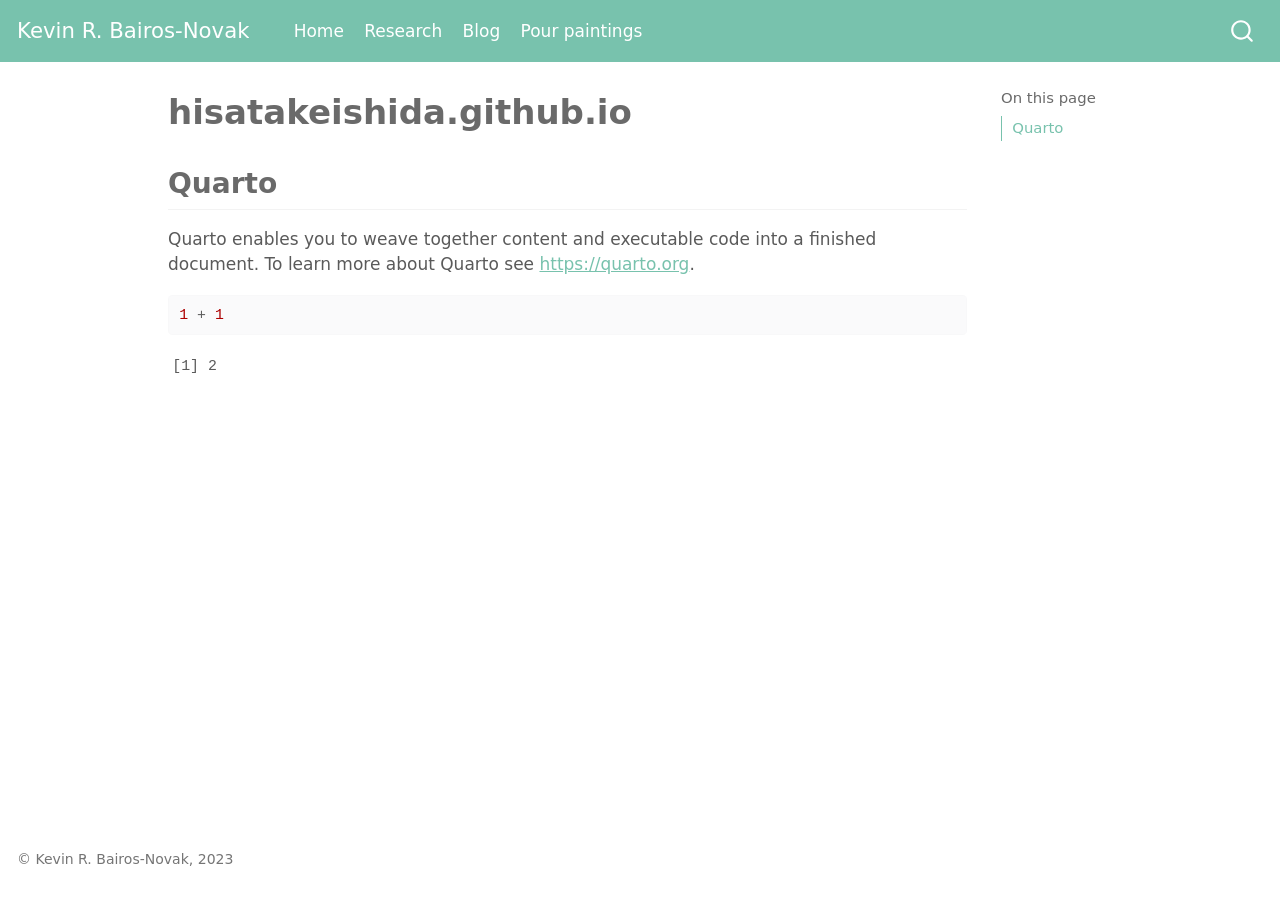
<file: hisatakeishida.github.io/docs/index.html>
<html xmlns="http://www.w3.org/1999/xhtml">    
  <head>      
    <title>Redirect to hisatakeishida.github.io.html</title>      
    <meta http-equiv="refresh" content="0;URL='hisatakeishida.github.io.html'" />    
  </head>    
  <body> 
  </body>  
</html>
</file>
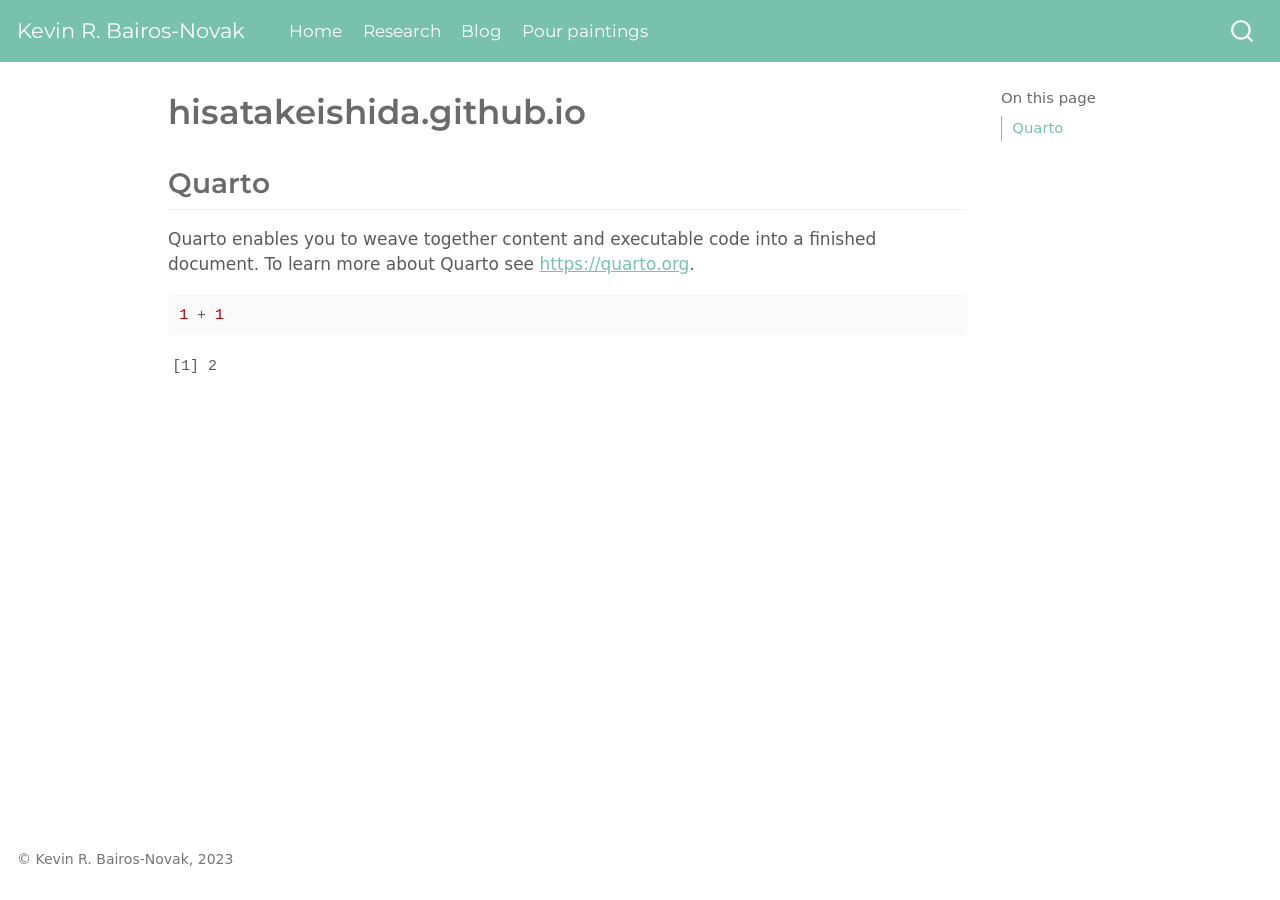
<file: hisatakeishida.github.io/docs/hisatakeishida.github.io.html>
<!DOCTYPE html>
<html xmlns="http://www.w3.org/1999/xhtml" lang="en" xml:lang="en"><head>

<meta charset="utf-8">
<meta name="generator" content="quarto-1.3.450">

<meta name="viewport" content="width=device-width, initial-scale=1.0, user-scalable=yes">


<title>Kevin R. Bairos-Novak - hisatakeishida.github.io</title>
<style>
code{white-space: pre-wrap;}
span.smallcaps{font-variant: small-caps;}
div.columns{display: flex; gap: min(4vw, 1.5em);}
div.column{flex: auto; overflow-x: auto;}
div.hanging-indent{margin-left: 1.5em; text-indent: -1.5em;}
ul.task-list{list-style: none;}
ul.task-list li input[type="checkbox"] {
  width: 0.8em;
  margin: 0 0.8em 0.2em -1em; /* quarto-specific, see https://github.com/quarto-dev/quarto-cli/issues/4556 */ 
  vertical-align: middle;
}
/* CSS for syntax highlighting */
pre > code.sourceCode { white-space: pre; position: relative; }
pre > code.sourceCode > span { display: inline-block; line-height: 1.25; }
pre > code.sourceCode > span:empty { height: 1.2em; }
.sourceCode { overflow: visible; }
code.sourceCode > span { color: inherit; text-decoration: inherit; }
div.sourceCode { margin: 1em 0; }
pre.sourceCode { margin: 0; }
@media screen {
div.sourceCode { overflow: auto; }
}
@media print {
pre > code.sourceCode { white-space: pre-wrap; }
pre > code.sourceCode > span { text-indent: -5em; padding-left: 5em; }
}
pre.numberSource code
  { counter-reset: source-line 0; }
pre.numberSource code > span
  { position: relative; left: -4em; counter-increment: source-line; }
pre.numberSource code > span > a:first-child::before
  { content: counter(source-line);
    position: relative; left: -1em; text-align: right; vertical-align: baseline;
    border: none; display: inline-block;
    -webkit-touch-callout: none; -webkit-user-select: none;
    -khtml-user-select: none; -moz-user-select: none;
    -ms-user-select: none; user-select: none;
    padding: 0 4px; width: 4em;
  }
pre.numberSource { margin-left: 3em;  padding-left: 4px; }
div.sourceCode
  {   }
@media screen {
pre > code.sourceCode > span > a:first-child::before { text-decoration: underline; }
}
</style>


<script src="site_libs/quarto-nav/quarto-nav.js"></script>
<script src="site_libs/quarto-nav/headroom.min.js"></script>
<script src="site_libs/clipboard/clipboard.min.js"></script>
<script src="site_libs/quarto-search/autocomplete.umd.js"></script>
<script src="site_libs/quarto-search/fuse.min.js"></script>
<script src="site_libs/quarto-search/quarto-search.js"></script>
<meta name="quarto:offset" content="./">
<script src="site_libs/quarto-html/quarto.js"></script>
<script src="site_libs/quarto-html/popper.min.js"></script>
<script src="site_libs/quarto-html/tippy.umd.min.js"></script>
<script src="site_libs/quarto-html/anchor.min.js"></script>
<link href="site_libs/quarto-html/tippy.css" rel="stylesheet">
<link href="site_libs/quarto-html/quarto-syntax-highlighting.css" rel="stylesheet" id="quarto-text-highlighting-styles">
<script src="site_libs/bootstrap/bootstrap.min.js"></script>
<link href="site_libs/bootstrap/bootstrap-icons.css" rel="stylesheet">
<link href="site_libs/bootstrap/bootstrap.min.css" rel="stylesheet" id="quarto-bootstrap" data-mode="light">
<script id="quarto-search-options" type="application/json">{
  "location": "navbar",
  "copy-button": false,
  "collapse-after": 3,
  "panel-placement": "end",
  "type": "overlay",
  "limit": 20,
  "language": {
    "search-no-results-text": "No results",
    "search-matching-documents-text": "matching documents",
    "search-copy-link-title": "Copy link to search",
    "search-hide-matches-text": "Hide additional matches",
    "search-more-match-text": "more match in this document",
    "search-more-matches-text": "more matches in this document",
    "search-clear-button-title": "Clear",
    "search-detached-cancel-button-title": "Cancel",
    "search-submit-button-title": "Submit",
    "search-label": "Search"
  }
}</script>


</head>

<body class="nav-fixed">

<div id="quarto-search-results"></div>
  <header id="quarto-header" class="headroom fixed-top">
    <nav class="navbar navbar-expand-lg navbar-dark ">
      <div class="navbar-container container-fluid">
      <div class="navbar-brand-container">
    <a class="navbar-brand" href="./index.html">
    <span class="navbar-title">Kevin R. Bairos-Novak</span>
    </a>
  </div>
            <div id="quarto-search" class="" title="Search"></div>
          <button class="navbar-toggler" type="button" data-bs-toggle="collapse" data-bs-target="#navbarCollapse" aria-controls="navbarCollapse" aria-expanded="false" aria-label="Toggle navigation" onclick="if (window.quartoToggleHeadroom) { window.quartoToggleHeadroom(); }">
  <span class="navbar-toggler-icon"></span>
</button>
          <div class="collapse navbar-collapse" id="navbarCollapse">
            <ul class="navbar-nav navbar-nav-scroll me-auto">
  <li class="nav-item">
    <a class="nav-link" href="./index.qmd" rel="" target="">
 <span class="menu-text">Home</span></a>
  </li>  
  <li class="nav-item">
    <a class="nav-link" href="./research.qmd" rel="" target="">
 <span class="menu-text">Research</span></a>
  </li>  
  <li class="nav-item">
    <a class="nav-link" href="./posts.qmd" rel="" target="">
 <span class="menu-text">Blog</span></a>
  </li>  
  <li class="nav-item">
    <a class="nav-link" href="./art.qmd" rel="" target="">
 <span class="menu-text">Pour paintings</span></a>
  </li>  
</ul>
            <ul class="navbar-nav navbar-nav-scroll ms-auto">
  <li class="nav-item">
    <a class="nav-link" href="https://www.researchgate.net/profile/Kevin-Bairos-Novak/" rel="" target="">
 <span class="menu-text"></span></a>
  </li>  
  <li class="nav-item compact">
    <a class="nav-link" href="https://github.com/ecolology/kevin-r-bairos-novak" rel="" target=""><i class="bi bi-{{< iconify fa6-brands github >}}" role="img">
</i> 
 <span class="menu-text"></span></a>
  </li>  
</ul>
            <div class="quarto-navbar-tools">
</div>
          </div> <!-- /navcollapse -->
      </div> <!-- /container-fluid -->
    </nav>
</header>
<!-- content -->
<div id="quarto-content" class="quarto-container page-columns page-rows-contents page-layout-article page-navbar">
<!-- sidebar -->
<!-- margin-sidebar -->
    <div id="quarto-margin-sidebar" class="sidebar margin-sidebar">
        <nav id="TOC" role="doc-toc" class="toc-active">
    <h2 id="toc-title">On this page</h2>
   
  <ul>
  <li><a href="#quarto" id="toc-quarto" class="nav-link active" data-scroll-target="#quarto">Quarto</a></li>
  </ul>
</nav>
    </div>
<!-- main -->
<main class="content" id="quarto-document-content">

<header id="title-block-header" class="quarto-title-block default">
<div class="quarto-title">
<h1 class="title">hisatakeishida.github.io</h1>
</div>



<div class="quarto-title-meta">

    
  
    
  </div>
  

</header>

<section id="quarto" class="level2">
<h2 class="anchored" data-anchor-id="quarto">Quarto</h2>
<p>Quarto enables you to weave together content and executable code into a finished document. To learn more about Quarto see <a href="https://quarto.org" class="uri">https://quarto.org</a>.</p>
<div class="cell">
<div class="sourceCode cell-code" id="cb1"><pre class="sourceCode r code-with-copy"><code class="sourceCode r"><span id="cb1-1"><a href="#cb1-1" aria-hidden="true" tabindex="-1"></a><span class="dv">1</span> <span class="sc">+</span> <span class="dv">1</span></span></code><button title="Copy to Clipboard" class="code-copy-button"><i class="bi"></i></button></pre></div>
<div class="cell-output cell-output-stdout">
<pre><code>[1] 2</code></pre>
</div>
</div>


</section>

</main> <!-- /main -->
<script id="quarto-html-after-body" type="application/javascript">
window.document.addEventListener("DOMContentLoaded", function (event) {
  const toggleBodyColorMode = (bsSheetEl) => {
    const mode = bsSheetEl.getAttribute("data-mode");
    const bodyEl = window.document.querySelector("body");
    if (mode === "dark") {
      bodyEl.classList.add("quarto-dark");
      bodyEl.classList.remove("quarto-light");
    } else {
      bodyEl.classList.add("quarto-light");
      bodyEl.classList.remove("quarto-dark");
    }
  }
  const toggleBodyColorPrimary = () => {
    const bsSheetEl = window.document.querySelector("link#quarto-bootstrap");
    if (bsSheetEl) {
      toggleBodyColorMode(bsSheetEl);
    }
  }
  toggleBodyColorPrimary();  
  const icon = "";
  const anchorJS = new window.AnchorJS();
  anchorJS.options = {
    placement: 'right',
    icon: icon
  };
  anchorJS.add('.anchored');
  const isCodeAnnotation = (el) => {
    for (const clz of el.classList) {
      if (clz.startsWith('code-annotation-')) {                     
        return true;
      }
    }
    return false;
  }
  const clipboard = new window.ClipboardJS('.code-copy-button', {
    text: function(trigger) {
      const codeEl = trigger.previousElementSibling.cloneNode(true);
      for (const childEl of codeEl.children) {
        if (isCodeAnnotation(childEl)) {
          childEl.remove();
        }
      }
      return codeEl.innerText;
    }
  });
  clipboard.on('success', function(e) {
    // button target
    const button = e.trigger;
    // don't keep focus
    button.blur();
    // flash "checked"
    button.classList.add('code-copy-button-checked');
    var currentTitle = button.getAttribute("title");
    button.setAttribute("title", "Copied!");
    let tooltip;
    if (window.bootstrap) {
      button.setAttribute("data-bs-toggle", "tooltip");
      button.setAttribute("data-bs-placement", "left");
      button.setAttribute("data-bs-title", "Copied!");
      tooltip = new bootstrap.Tooltip(button, 
        { trigger: "manual", 
          customClass: "code-copy-button-tooltip",
          offset: [0, -8]});
      tooltip.show();    
    }
    setTimeout(function() {
      if (tooltip) {
        tooltip.hide();
        button.removeAttribute("data-bs-title");
        button.removeAttribute("data-bs-toggle");
        button.removeAttribute("data-bs-placement");
      }
      button.setAttribute("title", currentTitle);
      button.classList.remove('code-copy-button-checked');
    }, 1000);
    // clear code selection
    e.clearSelection();
  });
  function tippyHover(el, contentFn) {
    const config = {
      allowHTML: true,
      content: contentFn,
      maxWidth: 500,
      delay: 100,
      arrow: false,
      appendTo: function(el) {
          return el.parentElement;
      },
      interactive: true,
      interactiveBorder: 10,
      theme: 'quarto',
      placement: 'bottom-start'
    };
    window.tippy(el, config); 
  }
  const noterefs = window.document.querySelectorAll('a[role="doc-noteref"]');
  for (var i=0; i<noterefs.length; i++) {
    const ref = noterefs[i];
    tippyHover(ref, function() {
      // use id or data attribute instead here
      let href = ref.getAttribute('data-footnote-href') || ref.getAttribute('href');
      try { href = new URL(href).hash; } catch {}
      const id = href.replace(/^#\/?/, "");
      const note = window.document.getElementById(id);
      return note.innerHTML;
    });
  }
      let selectedAnnoteEl;
      const selectorForAnnotation = ( cell, annotation) => {
        let cellAttr = 'data-code-cell="' + cell + '"';
        let lineAttr = 'data-code-annotation="' +  annotation + '"';
        const selector = 'span[' + cellAttr + '][' + lineAttr + ']';
        return selector;
      }
      const selectCodeLines = (annoteEl) => {
        const doc = window.document;
        const targetCell = annoteEl.getAttribute("data-target-cell");
        const targetAnnotation = annoteEl.getAttribute("data-target-annotation");
        const annoteSpan = window.document.querySelector(selectorForAnnotation(targetCell, targetAnnotation));
        const lines = annoteSpan.getAttribute("data-code-lines").split(",");
        const lineIds = lines.map((line) => {
          return targetCell + "-" + line;
        })
        let top = null;
        let height = null;
        let parent = null;
        if (lineIds.length > 0) {
            //compute the position of the single el (top and bottom and make a div)
            const el = window.document.getElementById(lineIds[0]);
            top = el.offsetTop;
            height = el.offsetHeight;
            parent = el.parentElement.parentElement;
          if (lineIds.length > 1) {
            const lastEl = window.document.getElementById(lineIds[lineIds.length - 1]);
            const bottom = lastEl.offsetTop + lastEl.offsetHeight;
            height = bottom - top;
          }
          if (top !== null && height !== null && parent !== null) {
            // cook up a div (if necessary) and position it 
            let div = window.document.getElementById("code-annotation-line-highlight");
            if (div === null) {
              div = window.document.createElement("div");
              div.setAttribute("id", "code-annotation-line-highlight");
              div.style.position = 'absolute';
              parent.appendChild(div);
            }
            div.style.top = top - 2 + "px";
            div.style.height = height + 4 + "px";
            let gutterDiv = window.document.getElementById("code-annotation-line-highlight-gutter");
            if (gutterDiv === null) {
              gutterDiv = window.document.createElement("div");
              gutterDiv.setAttribute("id", "code-annotation-line-highlight-gutter");
              gutterDiv.style.position = 'absolute';
              const codeCell = window.document.getElementById(targetCell);
              const gutter = codeCell.querySelector('.code-annotation-gutter');
              gutter.appendChild(gutterDiv);
            }
            gutterDiv.style.top = top - 2 + "px";
            gutterDiv.style.height = height + 4 + "px";
          }
          selectedAnnoteEl = annoteEl;
        }
      };
      const unselectCodeLines = () => {
        const elementsIds = ["code-annotation-line-highlight", "code-annotation-line-highlight-gutter"];
        elementsIds.forEach((elId) => {
          const div = window.document.getElementById(elId);
          if (div) {
            div.remove();
          }
        });
        selectedAnnoteEl = undefined;
      };
      // Attach click handler to the DT
      const annoteDls = window.document.querySelectorAll('dt[data-target-cell]');
      for (const annoteDlNode of annoteDls) {
        annoteDlNode.addEventListener('click', (event) => {
          const clickedEl = event.target;
          if (clickedEl !== selectedAnnoteEl) {
            unselectCodeLines();
            const activeEl = window.document.querySelector('dt[data-target-cell].code-annotation-active');
            if (activeEl) {
              activeEl.classList.remove('code-annotation-active');
            }
            selectCodeLines(clickedEl);
            clickedEl.classList.add('code-annotation-active');
          } else {
            // Unselect the line
            unselectCodeLines();
            clickedEl.classList.remove('code-annotation-active');
          }
        });
      }
  const findCites = (el) => {
    const parentEl = el.parentElement;
    if (parentEl) {
      const cites = parentEl.dataset.cites;
      if (cites) {
        return {
          el,
          cites: cites.split(' ')
        };
      } else {
        return findCites(el.parentElement)
      }
    } else {
      return undefined;
    }
  };
  var bibliorefs = window.document.querySelectorAll('a[role="doc-biblioref"]');
  for (var i=0; i<bibliorefs.length; i++) {
    const ref = bibliorefs[i];
    const citeInfo = findCites(ref);
    if (citeInfo) {
      tippyHover(citeInfo.el, function() {
        var popup = window.document.createElement('div');
        citeInfo.cites.forEach(function(cite) {
          var citeDiv = window.document.createElement('div');
          citeDiv.classList.add('hanging-indent');
          citeDiv.classList.add('csl-entry');
          var biblioDiv = window.document.getElementById('ref-' + cite);
          if (biblioDiv) {
            citeDiv.innerHTML = biblioDiv.innerHTML;
          }
          popup.appendChild(citeDiv);
        });
        return popup.innerHTML;
      });
    }
  }
});
</script>
</div> <!-- /content -->
<footer class="footer">
  <div class="nav-footer">
    <div class="nav-footer-left">© Kevin R. Bairos-Novak, 2023</div>   
    <div class="nav-footer-center">
      &nbsp;
    </div>
    <div class="nav-footer-right">
      &nbsp;
    </div>
  </div>
</footer>



</body></html>
</file>
<file: hisatakeishida.github.io/docs/site_libs/quarto-html/tippy.css>
.tippy-box[data-animation=fade][data-state=hidden]{opacity:0}[data-tippy-root]{max-width:calc(100vw - 10px)}.tippy-box{position:relative;background-color:#333;color:#fff;border-radius:4px;font-size:14px;line-height:1.4;white-space:normal;outline:0;transition-property:transform,visibility,opacity}.tippy-box[data-placement^=top]>.tippy-arrow{bottom:0}.tippy-box[data-placement^=top]>.tippy-arrow:before{bottom:-7px;left:0;border-width:8px 8px 0;border-top-color:initial;transform-origin:center top}.tippy-box[data-placement^=bottom]>.tippy-arrow{top:0}.tippy-box[data-placement^=bottom]>.tippy-arrow:before{top:-7px;left:0;border-width:0 8px 8px;border-bottom-color:initial;transform-origin:center bottom}.tippy-box[data-placement^=left]>.tippy-arrow{right:0}.tippy-box[data-placement^=left]>.tippy-arrow:before{border-width:8px 0 8px 8px;border-left-color:initial;right:-7px;transform-origin:center left}.tippy-box[data-placement^=right]>.tippy-arrow{left:0}.tippy-box[data-placement^=right]>.tippy-arrow:before{left:-7px;border-width:8px 8px 8px 0;border-right-color:initial;transform-origin:center right}.tippy-box[data-inertia][data-state=visible]{transition-timing-function:cubic-bezier(.54,1.5,.38,1.11)}.tippy-arrow{width:16px;height:16px;color:#333}.tippy-arrow:before{content:"";position:absolute;border-color:transparent;border-style:solid}.tippy-content{position:relative;padding:5px 9px;z-index:1}
</file>
<file: hisatakeishida.github.io/docs/site_libs/quarto-html/quarto-syntax-highlighting.css>
/* quarto syntax highlight colors */
:root {
  --quarto-hl-ot-color: #003B4F;
  --quarto-hl-at-color: #657422;
  --quarto-hl-ss-color: #20794D;
  --quarto-hl-an-color: #5E5E5E;
  --quarto-hl-fu-color: #4758AB;
  --quarto-hl-st-color: #20794D;
  --quarto-hl-cf-color: #003B4F;
  --quarto-hl-op-color: #5E5E5E;
  --quarto-hl-er-color: #AD0000;
  --quarto-hl-bn-color: #AD0000;
  --quarto-hl-al-color: #AD0000;
  --quarto-hl-va-color: #111111;
  --quarto-hl-bu-color: inherit;
  --quarto-hl-ex-color: inherit;
  --quarto-hl-pp-color: #AD0000;
  --quarto-hl-in-color: #5E5E5E;
  --quarto-hl-vs-color: #20794D;
  --quarto-hl-wa-color: #5E5E5E;
  --quarto-hl-do-color: #5E5E5E;
  --quarto-hl-im-color: #00769E;
  --quarto-hl-ch-color: #20794D;
  --quarto-hl-dt-color: #AD0000;
  --quarto-hl-fl-color: #AD0000;
  --quarto-hl-co-color: #5E5E5E;
  --quarto-hl-cv-color: #5E5E5E;
  --quarto-hl-cn-color: #8f5902;
  --quarto-hl-sc-color: #5E5E5E;
  --quarto-hl-dv-color: #AD0000;
  --quarto-hl-kw-color: #003B4F;
}

/* other quarto variables */
:root {
  --quarto-font-monospace: SFMono-Regular, Menlo, Monaco, Consolas, "Liberation Mono", "Courier New", monospace;
}

pre > code.sourceCode > span {
  color: #003B4F;
}

code span {
  color: #003B4F;
}

code.sourceCode > span {
  color: #003B4F;
}

div.sourceCode,
div.sourceCode pre.sourceCode {
  color: #003B4F;
}

code span.ot {
  color: #003B4F;
  font-style: inherit;
}

code span.at {
  color: #657422;
  font-style: inherit;
}

code span.ss {
  color: #20794D;
  font-style: inherit;
}

code span.an {
  color: #5E5E5E;
  font-style: inherit;
}

code span.fu {
  color: #4758AB;
  font-style: inherit;
}

code span.st {
  color: #20794D;
  font-style: inherit;
}

code span.cf {
  color: #003B4F;
  font-style: inherit;
}

code span.op {
  color: #5E5E5E;
  font-style: inherit;
}

code span.er {
  color: #AD0000;
  font-style: inherit;
}

code span.bn {
  color: #AD0000;
  font-style: inherit;
}

code span.al {
  color: #AD0000;
  font-style: inherit;
}

code span.va {
  color: #111111;
  font-style: inherit;
}

code span.bu {
  font-style: inherit;
}

code span.ex {
  font-style: inherit;
}

code span.pp {
  color: #AD0000;
  font-style: inherit;
}

code span.in {
  color: #5E5E5E;
  font-style: inherit;
}

code span.vs {
  color: #20794D;
  font-style: inherit;
}

code span.wa {
  color: #5E5E5E;
  font-style: italic;
}

code span.do {
  color: #5E5E5E;
  font-style: italic;
}

code span.im {
  color: #00769E;
  font-style: inherit;
}

code span.ch {
  color: #20794D;
  font-style: inherit;
}

code span.dt {
  color: #AD0000;
  font-style: inherit;
}

code span.fl {
  color: #AD0000;
  font-style: inherit;
}

code span.co {
  color: #5E5E5E;
  font-style: inherit;
}

code span.cv {
  color: #5E5E5E;
  font-style: italic;
}

code span.cn {
  color: #8f5902;
  font-style: inherit;
}

code span.sc {
  color: #5E5E5E;
  font-style: inherit;
}

code span.dv {
  color: #AD0000;
  font-style: inherit;
}

code span.kw {
  color: #003B4F;
  font-style: inherit;
}

.prevent-inlining {
  content: "</";
}

/*# sourceMappingURL=debc5d5d77c3f9108843748ff7464032.css.map */
</file>
